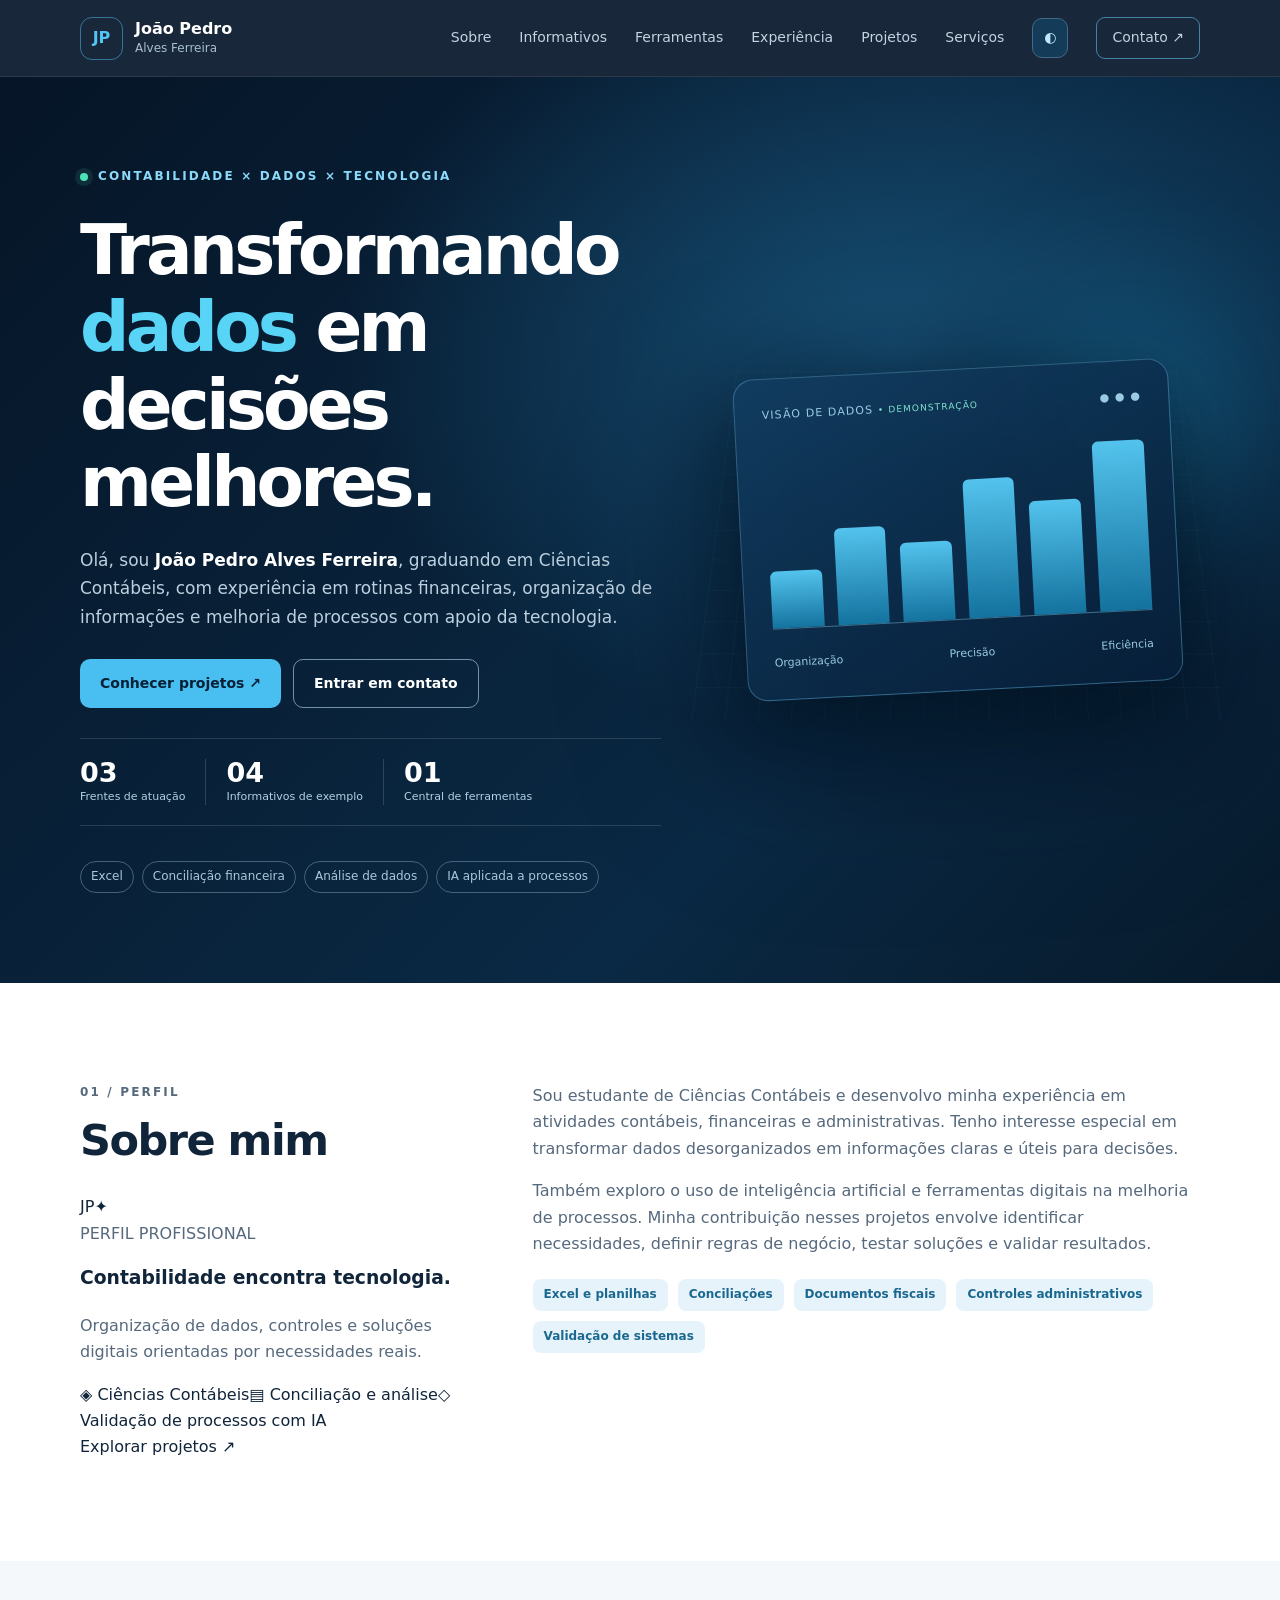
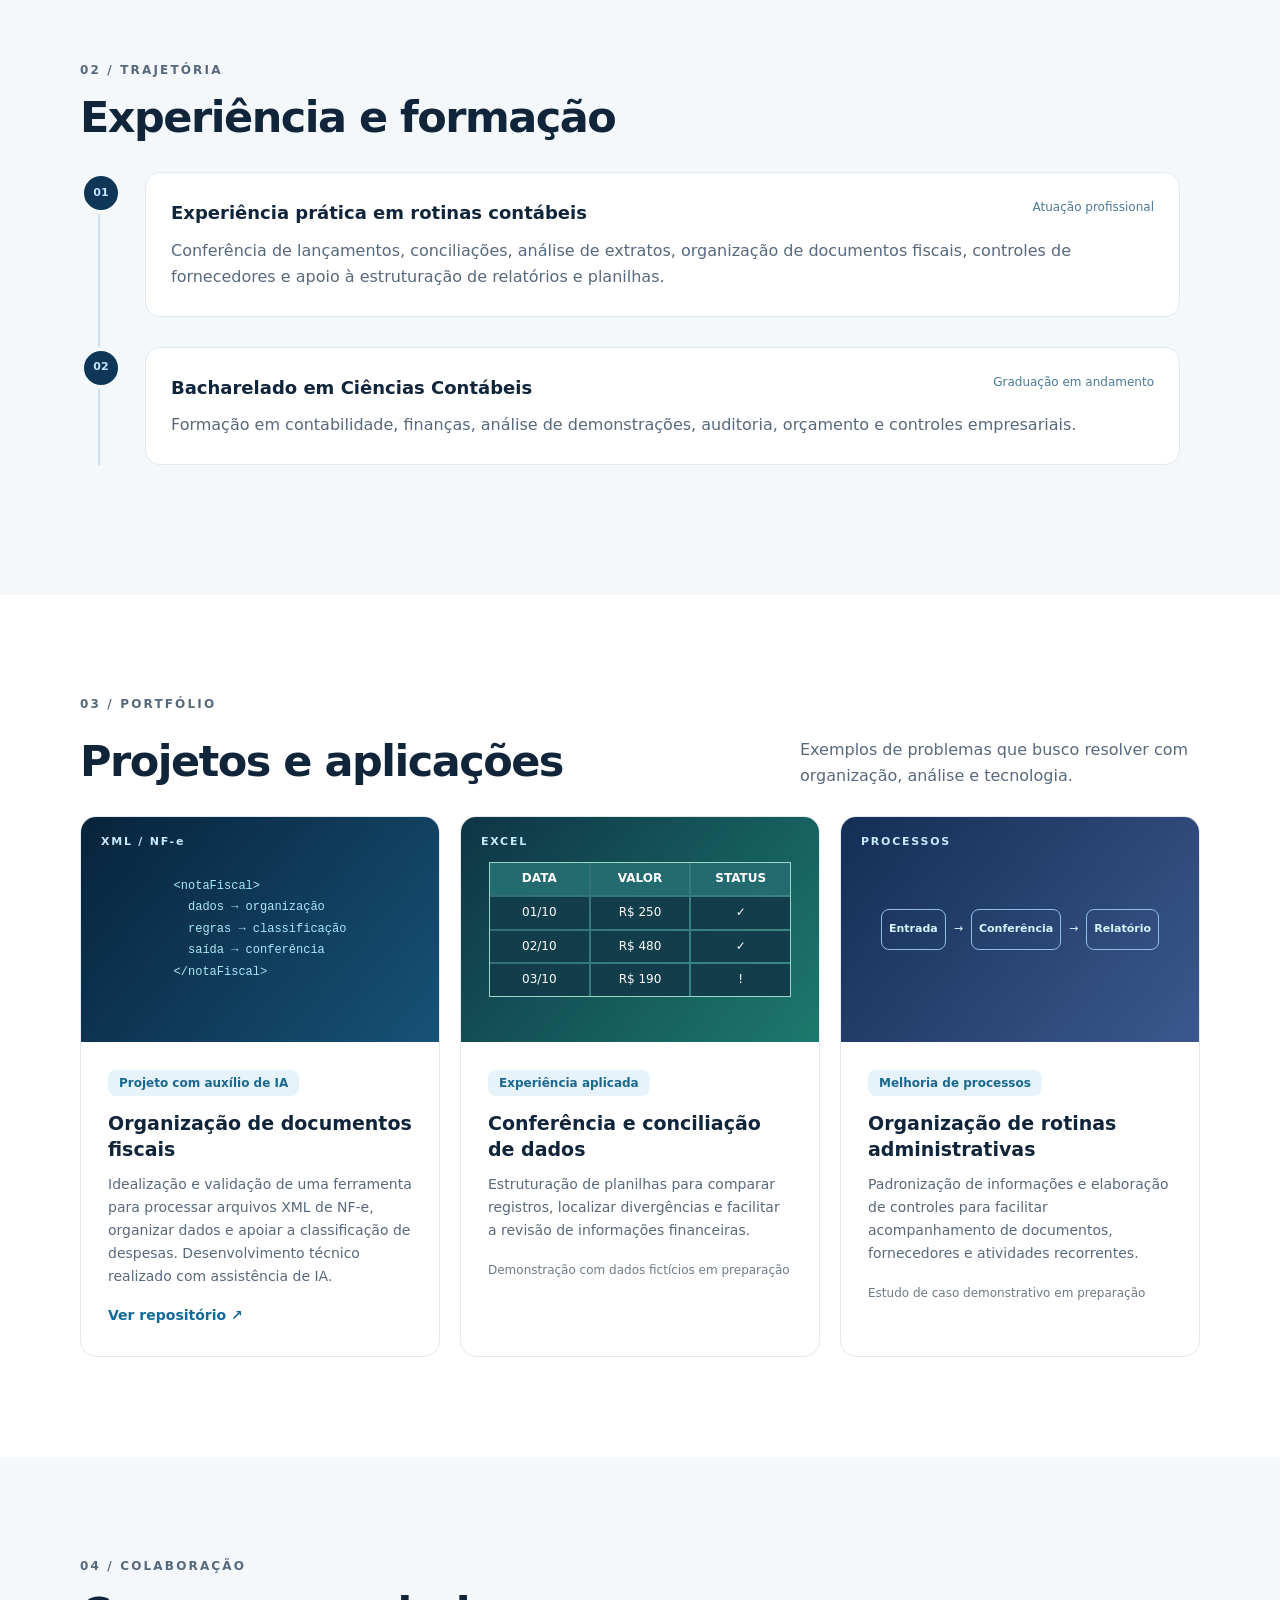
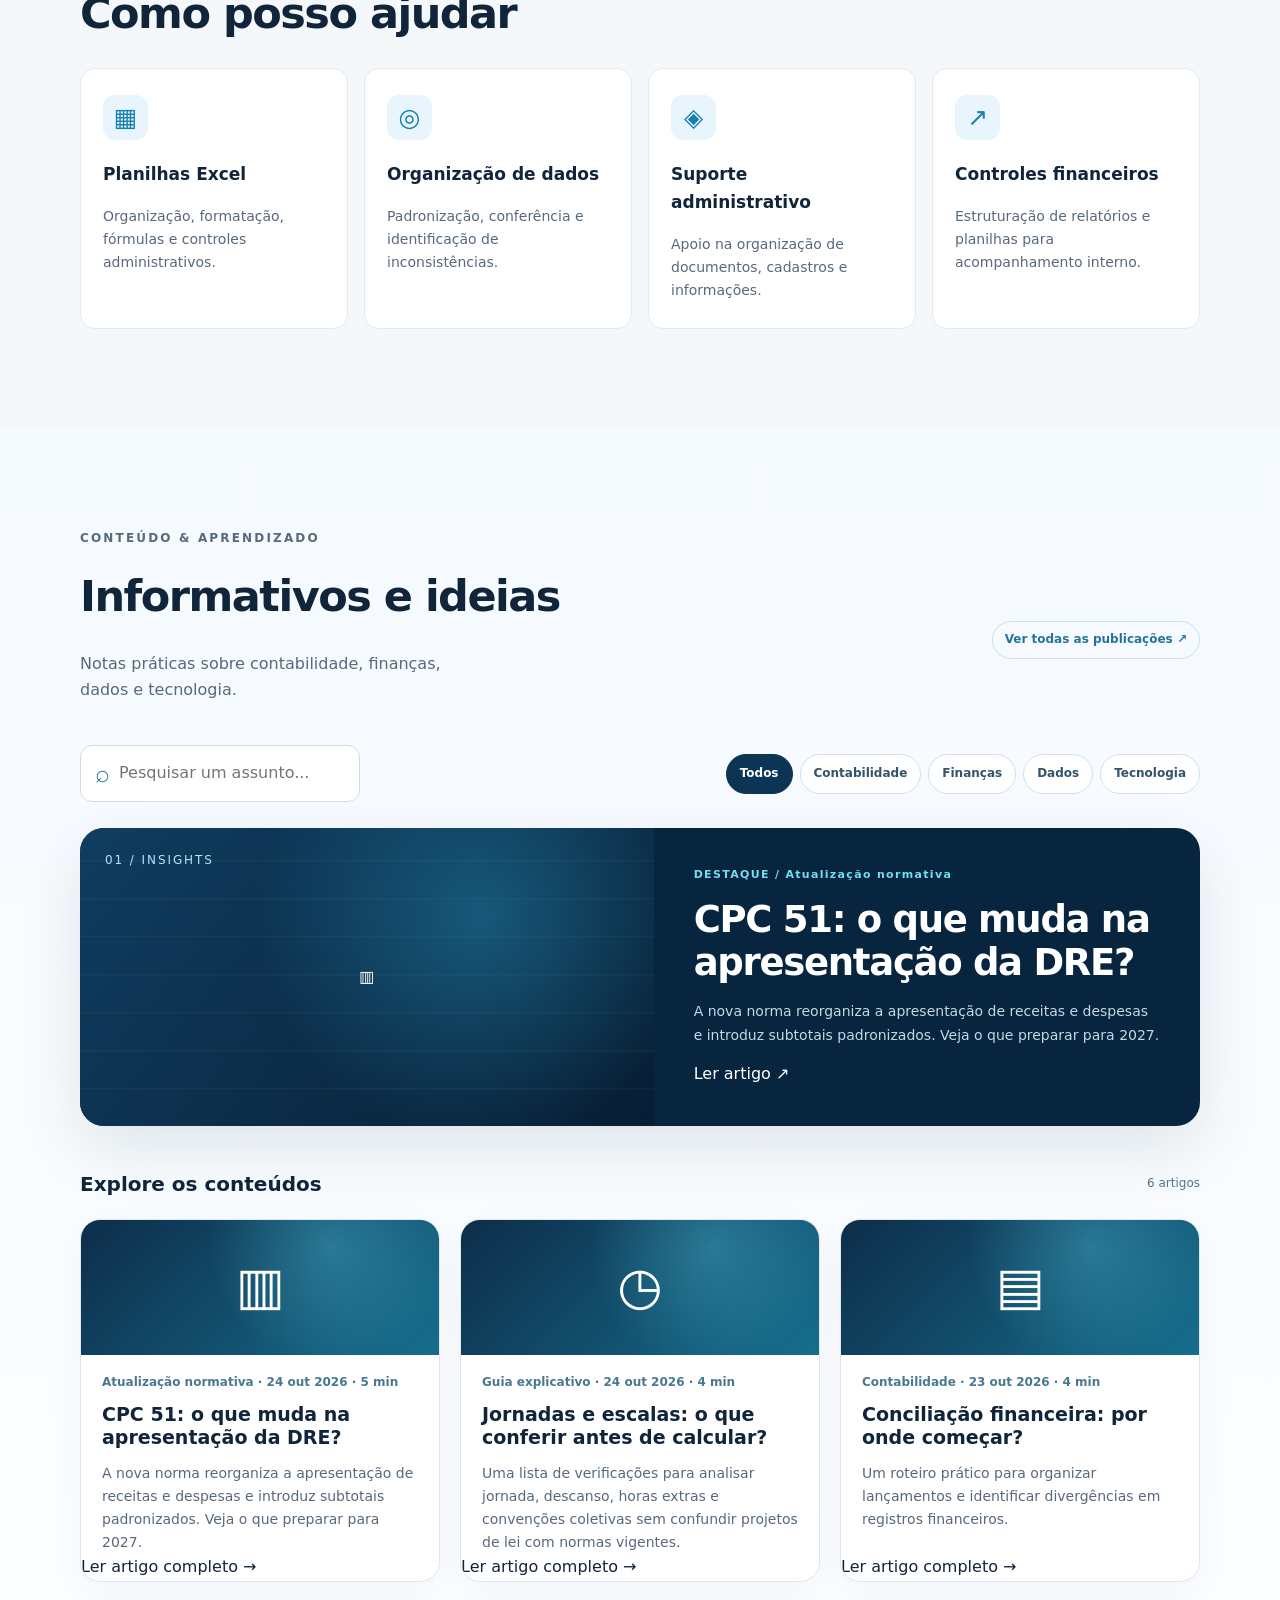
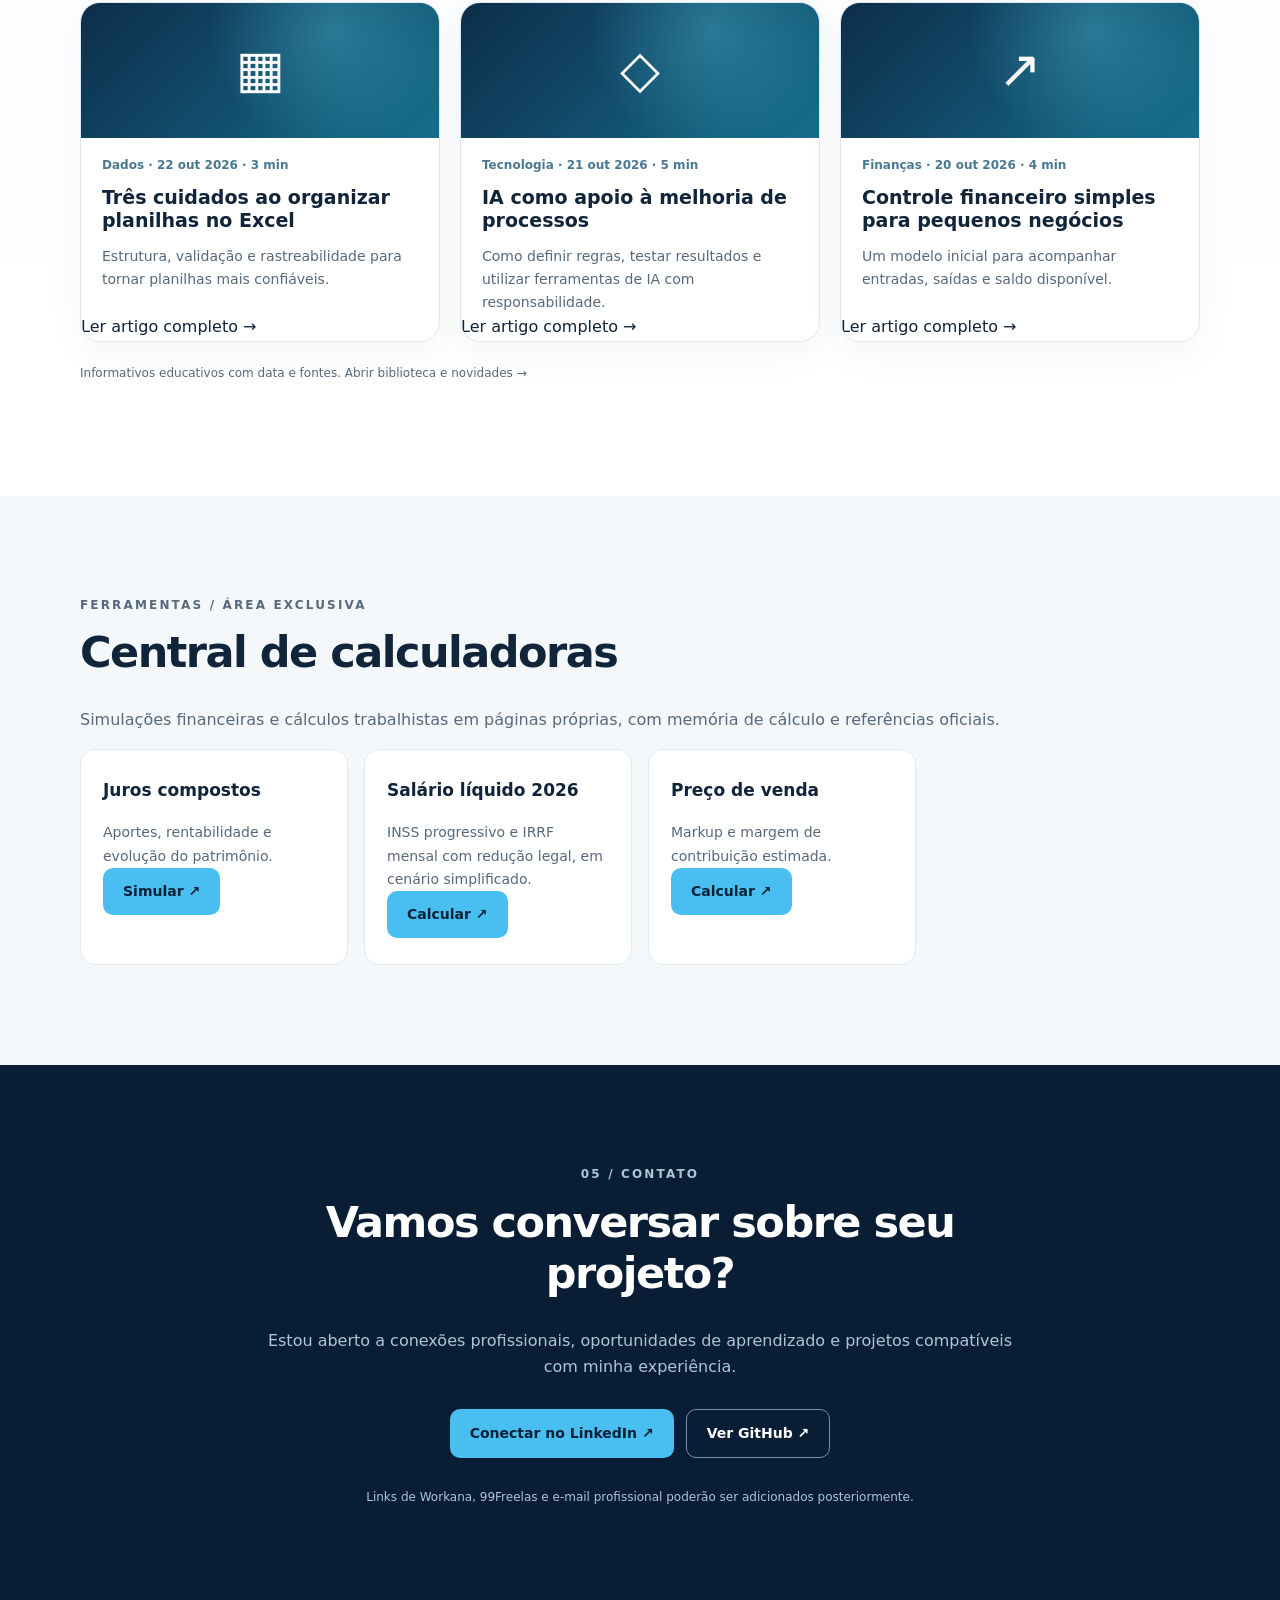
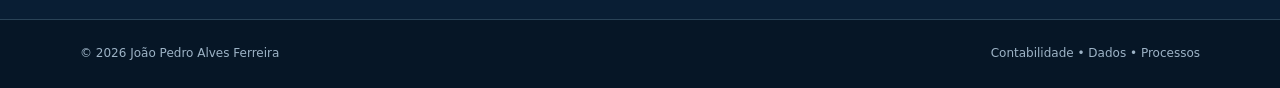
<file: index.html>
<!doctype html>
<html lang="pt-BR">
<head>
  <meta charset="utf-8">
  <meta name="viewport" content="width=device-width,initial-scale=1">
  <meta name="description" content="Portfólio de João Pedro Alves Ferreira — Ciências Contábeis, Excel, análise de dados e melhoria de processos.">
  <meta name="theme-color" content="#07172a">
  <title>João Pedro Alves Ferreira | Contabilidade, Dados e Processos</title>
  <link rel="stylesheet" href="styles.css">
  <link rel="stylesheet" href="stage21.css">
<meta property="og:title" content="João Pedro | Contabilidade, Dados e Processos">
  <meta property="og:description" content="Portfólio profissional, informativos e ferramentas financeiras interativas.">
</head>
<body>
  <a class="skip" href="#conteudo">Pular para conteúdo</a>
  <header class="site-header">
    <nav class="nav container" aria-label="Navegação principal">
      <a class="brand" href="#inicio"><span class="brand-mark">JP</span><span>João Pedro<span class="brand-sub">Alves Ferreira</span></span></a>
      <button class="menu-toggle" type="button" aria-label="Abrir menu" aria-expanded="false" aria-controls="nav-links">☰</button>
      <div id="nav-links" class="nav-links">
        <a href="#sobre">Sobre</a><a href="informativos.html">Informativos</a><a href="calculadoras.html">Ferramentas</a><a href="#experiencia">Experiência</a><a href="#projetos">Projetos</a><a href="#servicos">Serviços</a><button class="theme-toggle" type="button" aria-label="Alternar tema" title="Alternar tema">◐</button><a class="nav-contact" href="#contato">Contato ↗</a>
      </div>
    </nav>
  </header>
  <div class="reading-progress" id="reading-progress" aria-hidden="true"></div>
  <main id="conteudo">
    <section class="hero" id="inicio"><div class="container hero-grid">
      <div><div class="eyebrow"><span class="dot"></span> CONTABILIDADE × DADOS × TECNOLOGIA</div>
      <h1>Transformando <span>dados</span> em decisões melhores.</h1>
      <p class="lead">Olá, sou <strong>João Pedro Alves Ferreira</strong>, graduando em Ciências Contábeis, com experiência em rotinas financeiras, organização de informações e melhoria de processos com apoio da tecnologia.</p>
      <div class="actions"><a class="button primary" href="#projetos">Conhecer projetos ↗</a><a class="button secondary" href="#contato">Entrar em contato</a></div>
      <div class="hero-proof"><span><strong>03</strong><small>Frentes de atuação</small></span><span><strong>04</strong><small>Informativos de exemplo</small></span><span><strong>01</strong><small>Central de ferramentas</small></span></div><div class="hero-tags"><span>Excel</span><span>Conciliação financeira</span><span>Análise de dados</span><span>IA aplicada a processos</span></div>
      </div><div class="hero-art" aria-hidden="true"><div class="art-grid"></div><div class="art-card"><div class="art-top"><span>VISÃO DE DADOS <em>• DEMONSTRAÇÃO</em></span><span>● ● ●</span></div><div class="art-chart"><i style="height:32%"></i><i style="height:54%"></i><i style="height:44%"></i><i style="height:78%"></i><i style="height:64%"></i><i style="height:95%"></i></div><div class="art-bottom"><span>Organização</span><span>Precisão</span><span>Eficiência</span></div></div><div class="art-orb"></div></div>
    </div></section>
    <section class="section" id="sobre"><div class="container section-grid"><div class="about-left"><p class="kicker">01 / PERFIL</p><h2>Sobre mim</h2><div class="about-profile-card"><div class="about-monogram" aria-hidden="true">JP<span>✦</span></div><p class="about-eyebrow">PERFIL PROFISSIONAL</p><h3>Contabilidade encontra tecnologia.</h3><p>Organização de dados, controles e soluções digitais orientadas por necessidades reais.</p><div class="about-facts"><span>◈ Ciências Contábeis</span><span>▤ Conciliação e análise</span><span>◇ Validação de processos com IA</span></div><a href="#projetos" class="about-card-link">Explorar projetos ↗</a></div></div><div><p>Sou estudante de Ciências Contábeis e desenvolvo minha experiência em atividades contábeis, financeiras e administrativas. Tenho interesse especial em transformar dados desorganizados em informações claras e úteis para decisões.</p><p>Também exploro o uso de inteligência artificial e ferramentas digitais na melhoria de processos. Minha contribuição nesses projetos envolve identificar necessidades, definir regras de negócio, testar soluções e validar resultados.</p><div class="skill-list"><span>Excel e planilhas</span><span>Conciliações</span><span>Documentos fiscais</span><span>Controles administrativos</span><span>Validação de sistemas</span></div></div></div></section>
    <section class="section alt" id="experiencia"><div class="container"><p class="kicker">02 / TRAJETÓRIA</p><h2>Experiência e formação</h2><div class="timeline"><article class="timeline-item"><div class="timeline-icon">01</div><div><div class="timeline-head"><h3>Experiência prática em rotinas contábeis</h3><span>Atuação profissional</span></div><p>Conferência de lançamentos, conciliações, análise de extratos, organização de documentos fiscais, controles de fornecedores e apoio à estruturação de relatórios e planilhas.</p></div></article><article class="timeline-item"><div class="timeline-icon">02</div><div><div class="timeline-head"><h3>Bacharelado em Ciências Contábeis</h3><span>Graduação em andamento</span></div><p>Formação em contabilidade, finanças, análise de demonstrações, auditoria, orçamento e controles empresariais.</p></div></article></div></div></section>
    <section class="section" id="projetos"><div class="container"><p class="kicker">03 / PORTFÓLIO</p><div class="section-heading"><h2>Projetos e aplicações</h2><p>Exemplos de problemas que busco resolver com organização, análise e tecnologia.</p></div><div class="cards"><article class="project-card"><div class="project-visual visual-xml"><span class="visual-label">XML / NF-e</span><div class="fake-code">&lt;notaFiscal&gt;<br>&nbsp;&nbsp;dados → organização<br>&nbsp;&nbsp;regras → classificação<br>&nbsp;&nbsp;saída → conferência<br>&lt;/notaFiscal&gt;</div></div><div class="card-body"><span class="pill">Projeto com auxílio de IA</span><h3>Organização de documentos fiscais</h3><p>Idealização e validação de uma ferramenta para processar arquivos XML de NF-e, organizar dados e apoiar a classificação de despesas. Desenvolvimento técnico realizado com assistência de IA.</p><a href="https://github.com/kdsad-09/Contabil-notas-xml/" target="_blank" rel="noopener noreferrer">Ver repositório ↗</a></div></article><article class="project-card"><div class="project-visual visual-sheet"><span class="visual-label">EXCEL</span><div class="mini-sheet"><span>DATA</span><span>VALOR</span><span>STATUS</span><span>01/10</span><span>R$ 250</span><span>✓</span><span>02/10</span><span>R$ 480</span><span>✓</span><span>03/10</span><span>R$ 190</span><span>!</span></div></div><div class="card-body"><span class="pill">Experiência aplicada</span><h3>Conferência e conciliação de dados</h3><p>Estruturação de planilhas para comparar registros, localizar divergências e facilitar a revisão de informações financeiras.</p><span class="coming">Demonstração com dados fictícios em preparação</span></div></article><article class="project-card"><div class="project-visual visual-process"><span class="visual-label">PROCESSOS</span><div class="process-flow"><b>Entrada</b><em>→</em><b>Conferência</b><em>→</em><b>Relatório</b></div></div><div class="card-body"><span class="pill">Melhoria de processos</span><h3>Organização de rotinas administrativas</h3><p>Padronização de informações e elaboração de controles para facilitar acompanhamento de documentos, fornecedores e atividades recorrentes.</p><span class="coming">Estudo de caso demonstrativo em preparação</span></div></article></div></div></section>
    <section class="section alt" id="servicos"><div class="container"><p class="kicker">04 / COLABORAÇÃO</p><h2>Como posso ajudar</h2><div class="service-grid"><div><span class="service-icon">▦</span><h3>Planilhas Excel</h3><p>Organização, formatação, fórmulas e controles administrativos.</p></div><div><span class="service-icon">◎</span><h3>Organização de dados</h3><p>Padronização, conferência e identificação de inconsistências.</p></div><div><span class="service-icon">◈</span><h3>Suporte administrativo</h3><p>Apoio na organização de documentos, cadastros e informações.</p></div><div><span class="service-icon">↗</span><h3>Controles financeiros</h3><p>Estruturação de relatórios e planilhas para acompanhamento interno.</p></div></div></div></section>

    <section class="section editorial" id="informativos"><div class="container">
      <p class="kicker">CONTEÚDO & APRENDIZADO</p><div class="section-heading"><div><h2>Informativos e ideias</h2><p>Notas práticas sobre contabilidade, finanças, dados e tecnologia.</p></div><a class="editorial-label" href="informativos.html">Ver todas as publicações ↗</a></div>
      <div class="feed-controls"><label class="search-wrap"><span aria-hidden="true">⌕</span><input id="article-search" type="search" placeholder="Pesquisar um assunto..." aria-label="Pesquisar artigos"></label><div class="filter-group" role="group" aria-label="Filtrar artigos"><button class="filter active" data-filter="Todos" aria-pressed="true">Todos</button><button class="filter" data-filter="Contabilidade" aria-pressed="false">Contabilidade</button><button class="filter" data-filter="Finanças" aria-pressed="false">Finanças</button><button class="filter" data-filter="Dados" aria-pressed="false">Dados</button><button class="filter" data-filter="Tecnologia" aria-pressed="false">Tecnologia</button></div></div>
      <div id="featured-article" class="featured-article"></div><div class="feed-subheading"><h3>Explore os conteúdos</h3><span id="article-count" aria-live="polite"></span></div><div id="article-grid" class="article-grid" aria-live="polite"></div><p class="feed-note">Informativos educativos com data e fontes. <a href="informativos.html">Abrir biblioteca e novidades →</a></p>
    </div></section>
    <section class="section alt" id="ferramentas"><div class="container"><p class="kicker">FERRAMENTAS / ÁREA EXCLUSIVA</p><h2>Central de calculadoras</h2><p>Simulações financeiras e cálculos trabalhistas em páginas próprias, com memória de cálculo e referências oficiais.</p><div class="service-grid"><div><h3>Juros compostos</h3><p>Aportes, rentabilidade e evolução do patrimônio.</p><a class="button primary" href="calculadoras.html?tool=juros">Simular ↗</a></div><div><h3>Salário líquido 2026</h3><p>INSS progressivo e IRRF mensal com redução legal, em cenário simplificado.</p><a class="button primary" href="calculadoras.html?tool=salario">Calcular ↗</a></div><div><h3>Preço de venda</h3><p>Markup e margem de contribuição estimada.</p><a class="button primary" href="calculadoras.html?tool=preco">Calcular ↗</a></div></div></div></section>
    <dialog id="article-dialog" class="article-dialog" aria-labelledby="dialog-title"><div class="dialog-header"><span id="dialog-category" class="pill"></span><button id="close-dialog" type="button" aria-label="Fechar artigo">✕</button></div><h2 id="dialog-title"></h2><p id="dialog-meta" class="dialog-meta"></p><div id="dialog-body"></div><button class="share-button" id="copy-article" type="button">Copiar link do artigo</button></dialog>
    <section class="section contact" id="contato"><div class="container contact-box"><p class="kicker">05 / CONTATO</p><h2>Vamos conversar sobre seu projeto?</h2><p>Estou aberto a conexões profissionais, oportunidades de aprendizado e projetos compatíveis com minha experiência.</p><div class="actions"><a class="button primary" href="https://www.linkedin.com/in/jo%C3%A3o-pedro-alves-ferreira-91ab61225/" target="_blank" rel="noopener noreferrer">Conectar no LinkedIn ↗</a><a class="button secondary" href="https://github.com/kdsad-09" target="_blank" rel="noopener noreferrer">Ver GitHub ↗</a></div><p class="contact-note">Links de Workana, 99Freelas e e-mail profissional poderão ser adicionados posteriormente.</p></div></section>
  </main>
  <footer><div class="container footer-inner"><span>© <span id="year"></span> João Pedro Alves Ferreira</span><span>Contabilidade • Dados • Processos</span></div></footer>
  <script src="articles.js"></script>
  <script src="main-v3.js"></script>
</body></html>
</file>
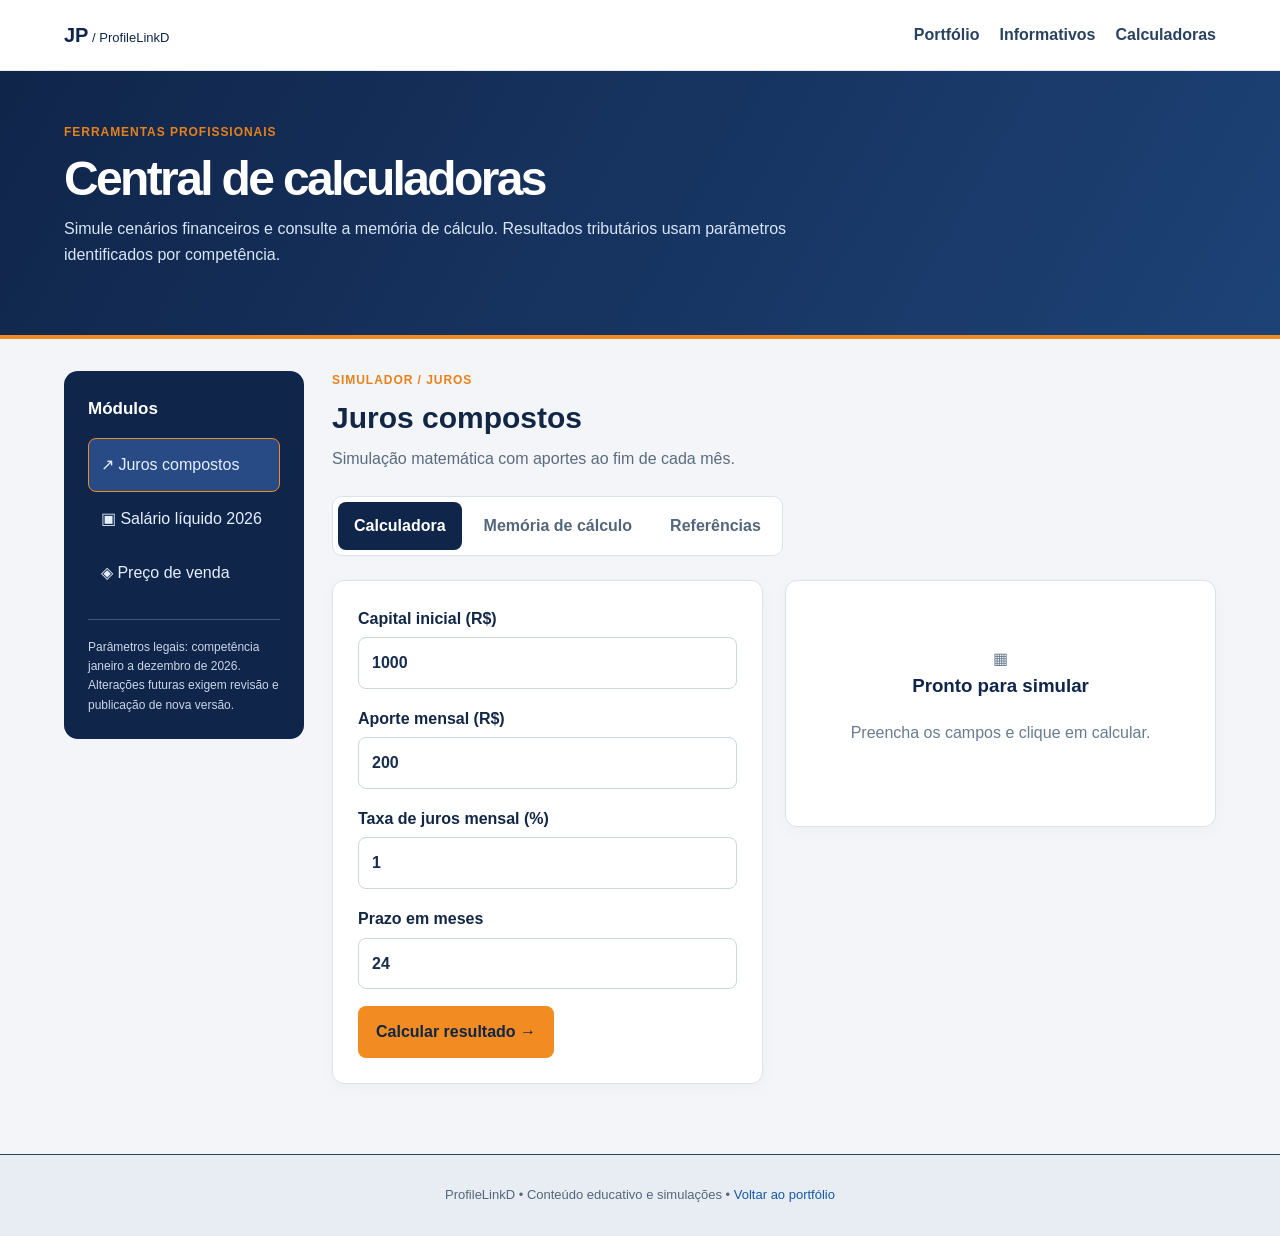
<file: calculadoras.html>
<!doctype html><html lang="pt-BR"><head><meta charset="utf-8"><meta name="viewport" content="width=device-width,initial-scale=1"><meta name="theme-color" content="#10254a"><link rel="stylesheet" href="styles.css"><link rel="stylesheet" href="stage21.css"><link rel="stylesheet" href="v3.css"><link rel="stylesheet" href="v31.css"><title>Central de calculadoras | ProfileLinkD</title></head><body class="v3-page"><header class="v3-top"><div class="v3-top-inner"><a class="v3-logo" href="index.html">JP<span> / ProfileLinkD</span></a><nav aria-label="Navegação"><a href="index.html">Portfólio</a><a href="informativos.html">Informativos</a><a href="calculadoras.html">Calculadoras</a></nav></div></header><div class="v3-hero"><div class="v3-shell"><span class="v3-overline">FERRAMENTAS PROFISSIONAIS</span><h1>Central de calculadoras</h1><p>Simule cenários financeiros e consulte a memória de cálculo. Resultados tributários usam parâmetros identificados por competência.</p></div></div><div class="v3-shell v3-layout"><aside class="v3-side"><h2>Módulos</h2><button data-tool="juros">↗ Juros compostos</button><button data-tool="salario">▣ Salário líquido 2026</button><button data-tool="preco">◈ Preço de venda</button><div class="v3-aside-note">Parâmetros legais: competência janeiro a dezembro de 2026. Alterações futuras exigem revisão e publicação de nova versão.</div></aside><main class="v3-main"><div id="tool-heading"></div><div class="v3-tabs"><button class="v3-tab active" data-tab="calcular">Calculadora</button><button class="v3-tab" data-tab="memoria">Memória de cálculo</button><button class="v3-tab" data-tab="referencia">Referências</button></div><section id="panel-calcular" class="v3-panel"><div class="v3-two"><form id="calc-form" class="v3-card"><div id="calc-fields"></div><button class="v3-action" type="submit">Calcular resultado →</button></form><div id="calc-output" class="v3-card v3-result" aria-live="polite"><div class="v3-placeholder">▦<h3>Informe os dados e clique em calcular</h3><p>O resultado detalhado aparecerá aqui.</p></div></div></div></section><section id="panel-memoria" class="v3-panel" hidden><div class="v3-card" id="calc-memory">Realize um cálculo para consultar a memória.</div></section><section id="panel-referencia" class="v3-panel" hidden><div class="v3-card" id="calc-refs"></div></section></main></div><footer class="v3-footer">ProfileLinkD • Conteúdo educativo e simulações • <a href="index.html">Voltar ao portfólio</a></footer><script src="calculadoras.js"></script></body></html>
</file>
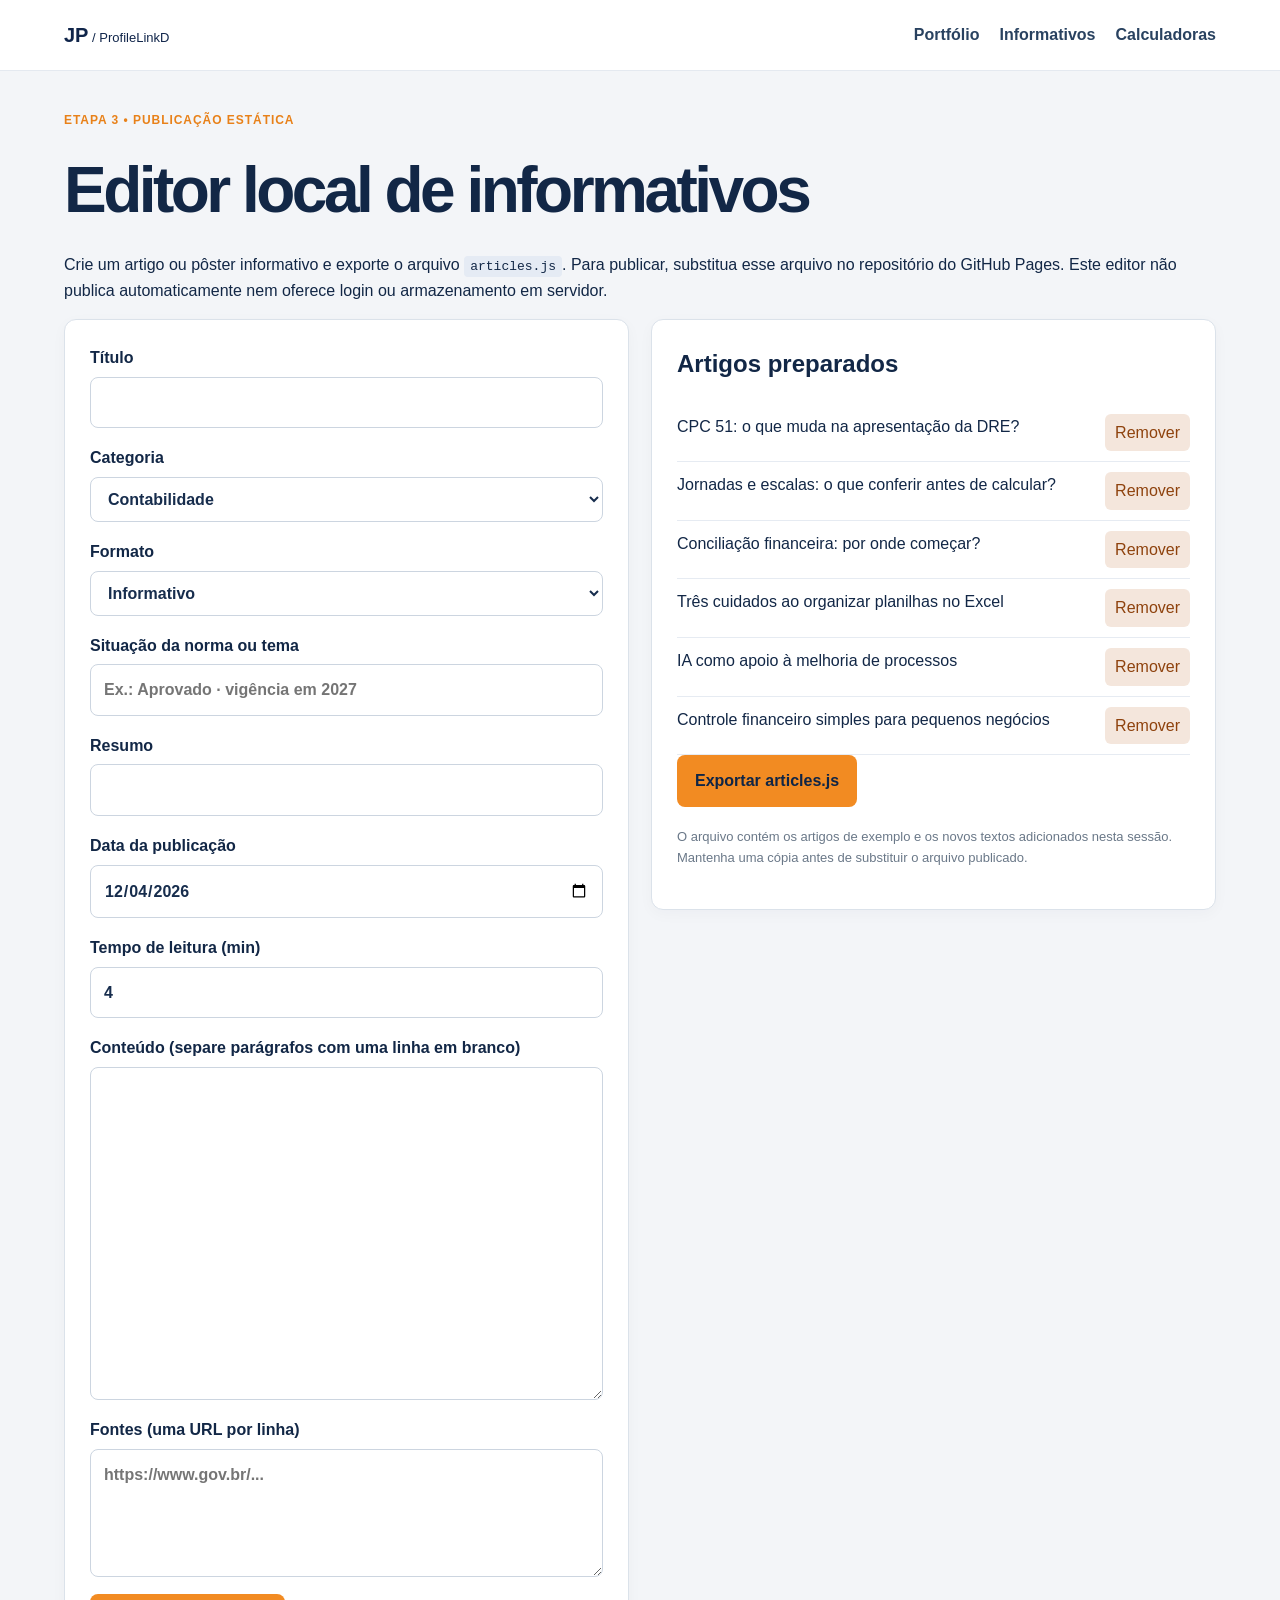
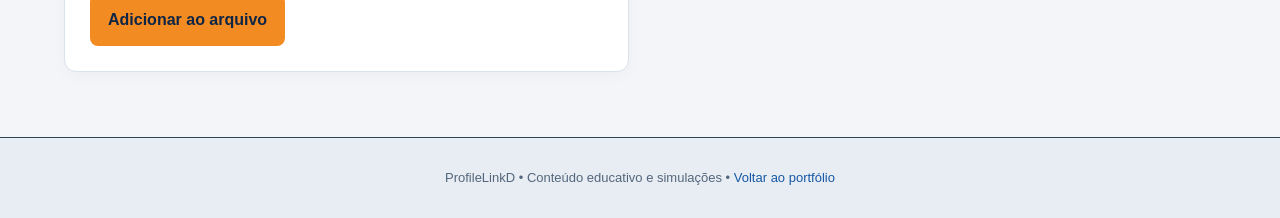
<file: editor.html>
<!doctype html><html lang="pt-BR"><head><meta charset="utf-8"><meta name="viewport" content="width=device-width,initial-scale=1"><meta name="theme-color" content="#10254a"><link rel="stylesheet" href="styles.css"><link rel="stylesheet" href="stage21.css"><link rel="stylesheet" href="v3.css"><link rel="stylesheet" href="v31.css"><title>Editor local | ProfileLinkD</title></head><body class="v3-page"><header class="v3-top"><div class="v3-top-inner"><a class="v3-logo" href="index.html">JP<span> / ProfileLinkD</span></a><nav aria-label="Navegação"><a href="index.html">Portfólio</a><a href="informativos.html">Informativos</a><a href="calculadoras.html">Calculadoras</a></nav></div></header><main class="v3-shell v3-content"><span class="v3-overline">ETAPA 3 • PUBLICAÇÃO ESTÁTICA</span><h1>Editor local de informativos</h1><p>Crie um artigo ou pôster informativo e exporte o arquivo <code>articles.js</code>. Para publicar, substitua esse arquivo no repositório do GitHub Pages. Este editor não publica automaticamente nem oferece login ou armazenamento em servidor.</p><div class="v3-two"><form id="editor-form" class="v3-card"><label>Título<input name="title" required maxlength="120"></label><label>Categoria<select name="category"><option>Contabilidade</option><option>Finanças</option><option>Dados</option><option>Tecnologia</option><option>Trabalho</option></select></label><label>Formato<select name="type"><option>Informativo</option><option>Atualização normativa</option><option>Guia explicativo</option><option>Novidade</option><option>Alerta</option></select></label><label>Situação da norma ou tema<input name="status" maxlength="110" placeholder="Ex.: Aprovado · vigência em 2027"></label><label>Resumo<input name="excerpt" required maxlength="240"></label><label>Data da publicação<input name="date" type="date" required></label><label>Tempo de leitura (min)<input name="read" type="number" min="1" max="60" value="4" required></label><label>Conteúdo (separe parágrafos com uma linha em branco)<textarea name="body" rows="12" required></textarea></label><label>Fontes (uma URL por linha)<textarea name="sources" rows="4" placeholder="https://www.gov.br/..."></textarea></label><button class="v3-action" type="submit">Adicionar ao arquivo</button></form><div class="v3-card"><h2>Artigos preparados</h2><div id="editor-items"></div><button class="v3-action" id="download-articles" type="button">Exportar articles.js</button><p class="v3-muted">O arquivo contém os artigos de exemplo e os novos textos adicionados nesta sessão. Mantenha uma cópia antes de substituir o arquivo publicado.</p><p id="editor-message" aria-live="polite"></p></div></div></main><footer class="v3-footer">ProfileLinkD • Conteúdo educativo e simulações • <a href="index.html">Voltar ao portfólio</a></footer><script src="articles.js"></script><script src="editor.js"></script></body></html>
</file>
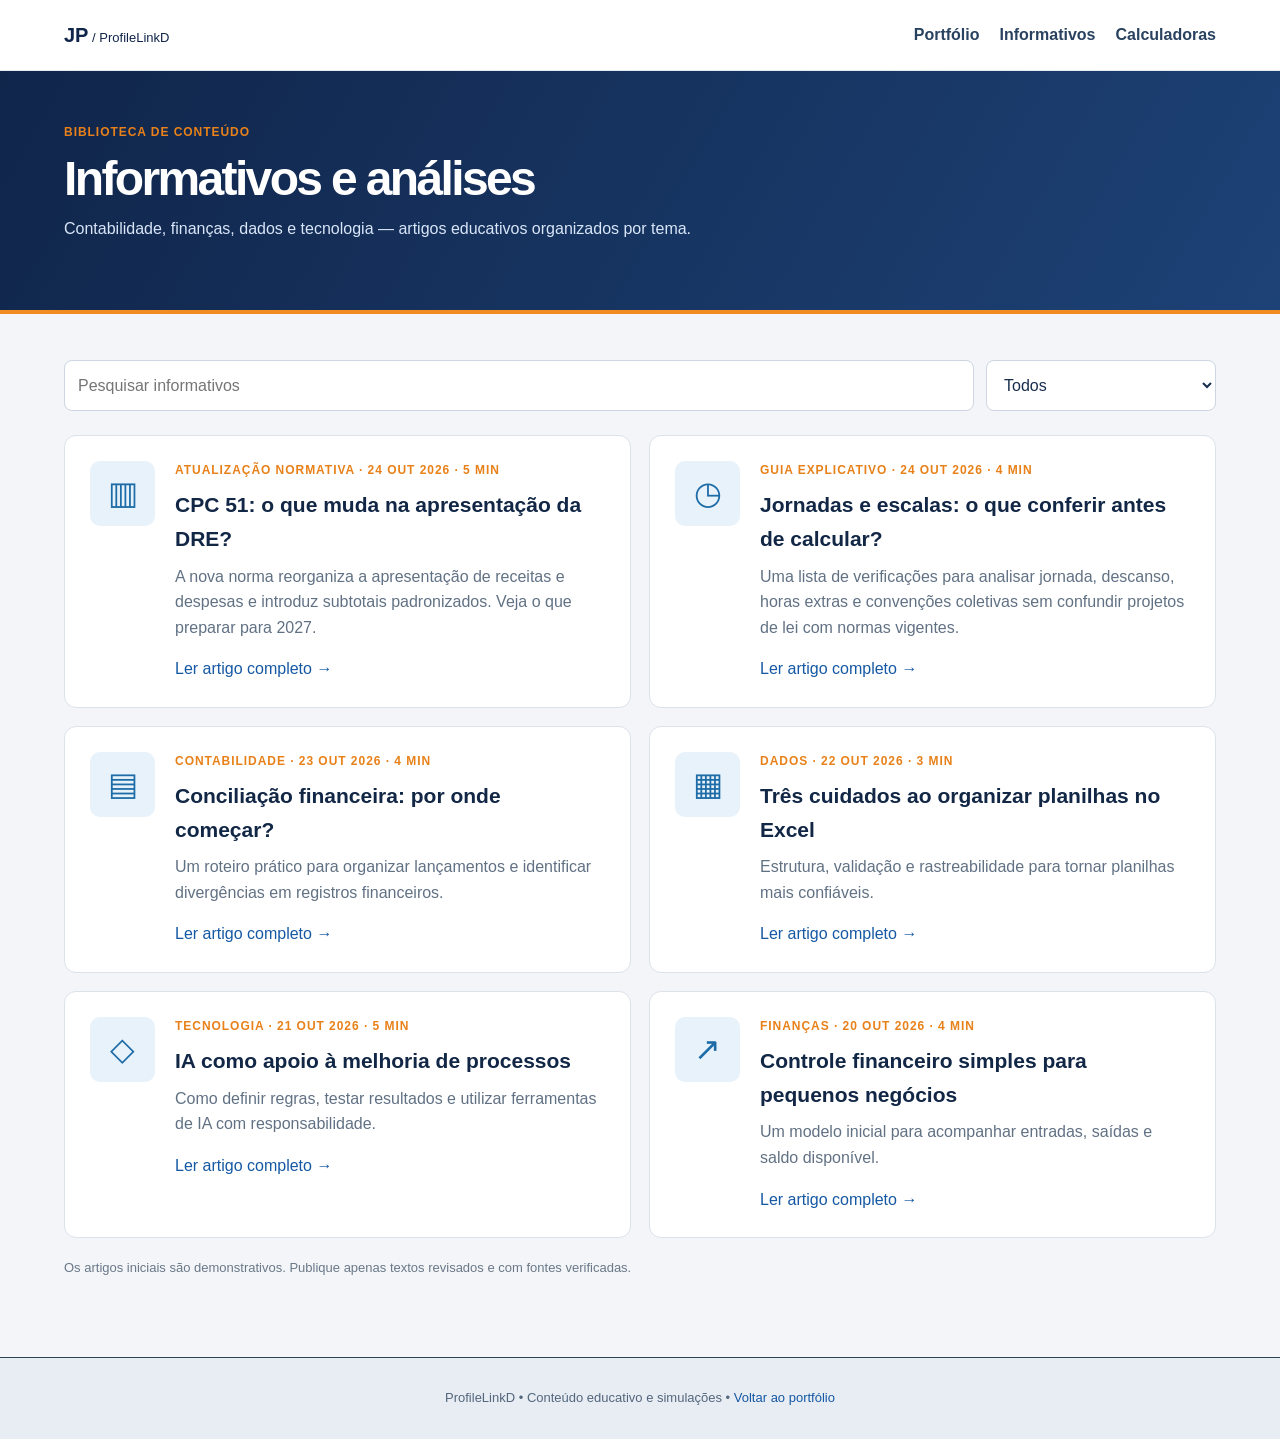
<file: informativos.html>
<!doctype html><html lang="pt-BR"><head><meta charset="utf-8"><meta name="viewport" content="width=device-width,initial-scale=1"><meta name="theme-color" content="#10254a"><link rel="stylesheet" href="styles.css"><link rel="stylesheet" href="stage21.css"><link rel="stylesheet" href="v3.css"><link rel="stylesheet" href="v31.css"><title>Informativos | ProfileLinkD</title></head><body class="v3-page"><header class="v3-top"><div class="v3-top-inner"><a class="v3-logo" href="index.html">JP<span> / ProfileLinkD</span></a><nav aria-label="Navegação"><a href="index.html">Portfólio</a><a href="informativos.html">Informativos</a><a href="calculadoras.html">Calculadoras</a></nav></div></header><div class="v3-hero"><div class="v3-shell"><span class="v3-overline">BIBLIOTECA DE CONTEÚDO</span><h1>Informativos e análises</h1><p>Contabilidade, finanças, dados e tecnologia — artigos educativos organizados por tema.</p></div></div><main class="v3-shell v3-content"><div class="v3-toolbar"><input id="search-post" type="search" placeholder="Pesquisar informativos" aria-label="Pesquisar informativos"><select id="category-post" aria-label="Filtrar categoria"><option>Todos</option><option>Contabilidade</option><option>Finanças</option><option>Dados</option><option>Tecnologia</option><option>Trabalho</option></select></div><div id="posts-list" class="v3-posts"></div><p class="v3-muted">Os artigos iniciais são demonstrativos. Publique apenas textos revisados e com fontes verificadas.</p></main><footer class="v3-footer">ProfileLinkD • Conteúdo educativo e simulações • <a href="index.html">Voltar ao portfólio</a></footer><script src="articles.js"></script><script src="publicacoes.js"></script></body></html>
</file>
<file: styles.css>
:root{--bg:#07172a;--navy:#0c2037;--panel:#102a45;--cyan:#52c5f4;--text:#10243a;--muted:#56697d;--line:#e2e9ef;--light:#f4f8fb}*{box-sizing:border-box}html{scroll-behavior:smooth}body{margin:0;font-family:Inter,system-ui,-apple-system,'Segoe UI',sans-serif;color:var(--text);line-height:1.65}a{color:inherit;text-decoration:none}button{font:inherit}.container{width:min(1120px,calc(100% - 44px));margin:auto}.skip{position:absolute;top:-100px;left:12px;background:white;padding:10px;z-index:99}.skip:focus{top:10px}.site-header{position:sticky;top:0;z-index:20;background:rgba(7,23,42,.96);backdrop-filter:blur(15px);border-bottom:1px solid #ffffff16}.nav{min-height:76px;display:flex;align-items:center;justify-content:space-between;gap:20px}.brand{display:flex;gap:12px;align-items:center;color:white;font-weight:750;line-height:1.15}.brand-mark{display:grid;place-items:center;width:43px;height:43px;border:1px solid #52c5f480;border-radius:12px;color:var(--cyan)}.brand-sub{display:block;font-size:12px;font-weight:400;color:#a9c0d3;margin-top:4px}.nav-links{display:flex;align-items:center;gap:28px;color:#c3d3e2;font-size:14px}.nav-links a:hover,.nav-links a:focus-visible{color:var(--cyan)}.nav-contact{border:1px solid #4283a4;border-radius:9px;padding:8px 15px}.menu-toggle{display:none;color:white;background:none;border:1px solid #587189;border-radius:8px;padding:5px 12px;font-size:22px}.hero{background:radial-gradient(ellipse at 90% 30%,#123e5f 0%,transparent 48%),linear-gradient(130deg,#07172a,#0b2642);color:white;overflow:hidden}.hero-grid{display:grid;grid-template-columns:1.2fr 1fr;align-items:center;gap:55px;min-height:590px;padding-block:90px}.eyebrow,.kicker{font-size:12px;font-weight:800;letter-spacing:.18em;text-transform:uppercase;color:#3d91bd}.eyebrow{display:flex;align-items:center;color:#8bdafa}.dot{width:8px;height:8px;border-radius:50%;background:#4de4b5;display:inline-block;margin-right:10px;box-shadow:0 0 0 5px #4de4b51a}h1,h2,h3,p{margin-top:0}h1{font-size:clamp(42px,5vw,68px);letter-spacing:-.055em;line-height:1.12;margin:25px 0}h1 span{color:var(--cyan)}.lead{font-size:17px;color:#bcd0df;max-width:610px}.lead strong{color:white}.actions{display:flex;flex-wrap:wrap;gap:12px;margin-top:28px}.button{display:inline-flex;align-items:center;justify-content:center;padding:12px 20px;border-radius:10px;font-weight:700;font-size:14px;transition:transform .2s}.button:hover{transform:translateY(-2px)}.primary{background:#49bff1;color:#062036}.secondary{border:1px solid #7192aa;color:white}.hero-tags{display:flex;gap:8px;flex-wrap:wrap;margin-top:35px}.hero-tags span{font-size:12px;padding:5px 10px;border-radius:30px;border:1px solid #44627b;color:#a9c8dc}.hero-art{height:360px;position:relative;display:grid;place-items:center}.art-grid{position:absolute;inset:0;background-image:linear-gradient(#62c9f00c 1px,transparent 1px),linear-gradient(90deg,#62c9f00c 1px,transparent 1px);background-size:30px 30px;transform:perspective(500px) rotateX(15deg)}.art-card{position:relative;z-index:2;width:90%;background:linear-gradient(135deg,#183e5c,#10253c);border:1px solid #4bb3e255;border-radius:20px;padding:27px;box-shadow:0 30px 65px #0008;transform:rotate(-3deg)}.art-top,.art-bottom{display:flex;justify-content:space-between;gap:10px;font-size:11px;letter-spacing:.1em;color:#99cbe2}.art-chart{height:180px;display:flex;align-items:end;justify-content:space-around;gap:14px;border-bottom:1px solid #416f8b;margin:25px 0}.art-chart i{display:block;flex:1;background:linear-gradient(#5bd4ff,#157ba9);border-radius:6px 6px 0 0;opacity:.9}.art-bottom{letter-spacing:0}.art-orb{position:absolute;right:-10%;top:-15%;width:220px;height:220px;border-radius:50%;background:#1f9bcb44;filter:blur(55px)}.section{padding:100px 0;scroll-margin-top:76px}.alt{background:var(--light)}.section-grid{display:grid;grid-template-columns:1fr 1.7fr;gap:60px}.section h2{font-size:clamp(30px,3.5vw,43px);letter-spacing:-.035em;line-height:1.2;margin:10px 0 28px}.section p{color:var(--muted)}.skill-list{display:flex;gap:10px;flex-wrap:wrap;margin-top:22px}.skill-list span,.pill{padding:6px 11px;border-radius:8px;background:#e7f3fa;color:#1a688f;font-size:12px;font-weight:700}.timeline{border-left:2px solid #cde0ec;margin-left:18px}.timeline-item{display:flex;gap:23px;position:relative;margin:0 0 30px;transform:translateX(-20px)}.timeline-icon{background:#0e3656;color:#bde9fc;border:4px solid var(--light);min-width:42px;height:42px;border-radius:50%;display:grid;place-items:center;font-size:11px;font-weight:800}.timeline-item>div:last-child{background:white;border:1px solid var(--line);padding:25px;border-radius:15px;flex:1}.timeline-item p{margin-bottom:0}.timeline-head{display:flex;justify-content:space-between;gap:20px;align-items:start}.timeline-head h3{font-size:18px;margin-bottom:10px}.timeline-head span{color:#497a95;font-size:12px;white-space:nowrap}.section-heading{display:flex;justify-content:space-between;gap:40px;align-items:center}.section-heading p{max-width:400px}.cards{display:grid;grid-template-columns:repeat(3,1fr);gap:20px}.project-card{border:1px solid var(--line);border-radius:16px;overflow:hidden;background:white;display:flex;flex-direction:column}.project-visual{height:200px;padding:20px;position:relative;display:flex;align-items:center;justify-content:center;overflow:hidden}.visual-xml{background:linear-gradient(130deg,#08233b,#165277)}.visual-sheet{background:linear-gradient(130deg,#0e3545,#1c796e)}.visual-process{background:linear-gradient(130deg,#152e56,#3c588d)}.visual-label{position:absolute;left:20px;top:16px;color:#c6eaff;font-size:11px;font-weight:800;letter-spacing:.16em}.fake-code{font-family:monospace;color:#a9e8fa;line-height:1.8;font-size:12px}.mini-sheet{display:grid;grid-template-columns:repeat(3,1fr);width:95%;gap:2px;background:#87d1c64a;border:1px solid #9cd6cb;color:white;font-size:12px;text-align:center}.mini-sheet span{background:#123e4c;padding:6px 2px}.mini-sheet span:nth-child(-n+3){background:#246b70;font-weight:700}.process-flow{display:flex;align-items:center;gap:8px;color:#d7f1ff;font-size:11px}.process-flow b{border:1px solid #91bce6;border-radius:8px;padding:10px 7px}.process-flow em{font-style:normal}.card-body{padding:24px;flex:1}.card-body h3{font-size:19px;line-height:1.35;margin:16px 0 10px}.card-body p{font-size:14px}.card-body a{font-weight:700;color:#116a9a;font-size:14px}.coming{font-size:12px;color:#6b7b88}.service-grid{display:grid;grid-template-columns:repeat(4,1fr);gap:16px}.service-grid>div{background:white;border:1px solid var(--line);padding:26px 22px;border-radius:15px}.service-icon{display:grid;place-items:center;width:45px;height:45px;background:#e8f5fc;color:#187fae;border-radius:12px;font-size:25px;margin-bottom:20px}.service-grid h3{font-size:17px}.service-grid p{font-size:14px;margin:0}.contact{background:#091e34}.contact-box{max-width:780px;text-align:center}.contact h2{color:white}.contact p{color:#aec5d7}.contact .actions{justify-content:center}.contact-note{font-size:12px;margin-top:30px}footer{background:#061626;border-top:1px solid #2a4357;color:#9db3c6;font-size:12px}.footer-inner{display:flex;justify-content:space-between;gap:20px;padding:24px 0}@media(max-width:900px){.hero-grid{grid-template-columns:1fr;gap:0;padding-block:70px}.hero-art{height:280px;max-width:550px;width:100%;margin:auto}.cards{grid-template-columns:repeat(2,1fr)}.service-grid{grid-template-columns:repeat(2,1fr)}.section-grid{grid-template-columns:1fr;gap:10px}}@media(max-width:640px){.container{width:min(100% - 32px,1120px)}.nav{min-height:68px}.menu-toggle{display:block}.nav-links{display:none;position:absolute;top:68px;left:0;right:0;padding:20px;background:#07172a;flex-direction:column;align-items:stretch;gap:14px}.nav-links.open{display:flex}.nav-contact{text-align:center}.hero-grid{padding-block:58px}.hero-art{height:230px}.art-card{padding:18px}.art-chart{height:105px}.art-bottom{font-size:9px}.section{padding:65px 0}.section-heading{display:block}.cards,.service-grid{grid-template-columns:1fr}.timeline-head{display:block}.timeline-head span{display:block;margin-bottom:12px}.footer-inner{flex-direction:column;text-align:center;gap:5px}.process-flow{font-size:10px}}
/* ProfileLinkD 2.0 — editorial UX */
:root{--paper:#fff;--ink:#10243a;--tile:#f4f8fb}body{background:var(--paper);color:var(--ink)}.theme-toggle{background:#143b57;border:1px solid #426987;color:#bfe9ff;padding:7px 11px;border-radius:10px;cursor:pointer}.editorial{background:linear-gradient(180deg,#fff,#f5f9fd)}.editorial-label{border:1px solid #c8e2ef;color:#25739b;padding:8px 12px;border-radius:40px;font-size:12px;font-weight:700}.feed-controls{display:flex;flex-wrap:wrap;gap:18px;justify-content:space-between;align-items:center;margin:26px 0}.search-wrap{display:flex;align-items:center;gap:9px;border:1px solid #cddde8;border-radius:12px;background:#fff;padding:0 14px;min-width:min(100%,280px)}.search-wrap span{font-size:25px;color:#367a9c}.search-wrap input{border:0;outline:0;padding:14px 0;min-width:0;width:100%;font:inherit;background:transparent;color:#142e44}.filter-group{display:flex;gap:7px;flex-wrap:wrap}.filter{border:1px solid #d0e1eb;border-radius:30px;padding:9px 13px;background:#fff;color:#31536b;cursor:pointer;font-weight:650;font-size:12px}.filter.active,.filter:hover{background:#0c3454;color:white;border-color:#0c3454}.article-grid{display:grid;grid-template-columns:repeat(2,minmax(0,1fr));gap:20px}.article-card{border:1px solid #dce7ef;background:#fff;border-radius:20px;padding:25px;box-shadow:0 12px 40px #1739560a;transition:transform .2s,box-shadow .2s;display:flex;flex-direction:column;gap:12px}.article-card:hover{transform:translateY(-4px);box-shadow:0 16px 40px #17395618}.article-card .article-icon{width:54px;height:54px;display:grid;place-items:center;background:linear-gradient(145deg,#0d3b61,#177db0);border-radius:15px;color:white;font-size:28px}.article-card .article-topline{font-size:12px;color:#497991;font-weight:700}.article-card h3{font-size:22px;line-height:1.25;margin:0}.article-card p{font-size:14px;margin:0;flex:1}.article-card button{align-self:start;background:transparent;border:0;color:#086a9e;font-weight:750;padding:7px 0;cursor:pointer}.feed-note{font-size:12px;margin-top:22px}.tools-layout{display:grid;grid-template-columns:1fr 1fr;gap:60px;align-items:center}.tool-tags{display:flex;gap:9px;flex-wrap:wrap}.tool-tags span{padding:8px 12px;background:#e4f2fa;color:#1b709a;border-radius:30px;font-size:12px}.calculator{background:white;border:1px solid #d7e6ef;border-radius:22px;padding:28px;box-shadow:0 20px 50px #0c3c5910}.calculator h3{font-size:20px}.calculator label{display:flex;flex-direction:column;gap:7px;margin-top:16px;font-size:13px;font-weight:700;color:#476078}.calculator input:not([type=range]){border:1px solid #ccdfeb;border-radius:10px;padding:12px;font:inherit;color:#142d42}.calculator input[type=range]{accent-color:#087fb6}.calculator output{font-weight:600}.calc-result{margin-top:24px;background:#0b2943;color:#c2dfed;border-radius:15px;padding:20px;display:flex;flex-direction:column;gap:5px}.calc-result strong{font-size:30px;color:white}.calc-result small{font-size:11px}.article-dialog{border:0;border-radius:22px;padding:32px;width:min(680px,calc(100% - 28px));max-height:85vh;box-shadow:0 35px 100px #061d30a0;color:#153049}.article-dialog::backdrop{background:#061726bb;backdrop-filter:blur(5px)}.dialog-header{display:flex;justify-content:space-between;align-items:center}.dialog-header button{border:0;background:#edf4f8;padding:9px 13px;border-radius:10px;cursor:pointer}.article-dialog h2{font-size:clamp(26px,4vw,38px);line-height:1.2;margin:20px 0 8px}.dialog-meta{color:#658098;font-size:13px}.article-dialog #dialog-body p{line-height:1.8}.share-button{background:#0b638f;color:white;border:0;border-radius:10px;padding:12px 16px;cursor:pointer;font-weight:700;margin-top:10px}.empty-state{grid-column:1/-1;padding:36px;text-align:center;border:1px dashed #bdd3df;border-radius:15px;color:#517089}body.dark-mode{--paper:#071829;--ink:#e8f4ff;--tile:#0c2337}body.dark-mode .editorial{background:linear-gradient(#071829,#0a2237)}body.dark-mode .editorial h2,body.dark-mode .editorial h3,body.dark-mode .tools-section h2{color:#eff8ff}body.dark-mode .article-card,body.dark-mode .calculator{background:#102c45;border-color:#28506c;color:#e6f4ff}body.dark-mode .article-card p,body.dark-mode .tools-section p{color:#b1cadd}body.dark-mode .search-wrap,body.dark-mode .filter:not(.active){background:#102c45;border-color:#315b78;color:#d9f1ff}body.dark-mode .search-wrap input{color:white}body.dark-mode .calculator label{color:#c0d5e4}body.dark-mode .alt{background:#0a2033}body.dark-mode .section:not(.hero):not(.contact):not(.editorial):not(.alt){background:#071829}body.dark-mode .section:not(.hero):not(.contact) h2{color:#e8f4ff}@media(max-width:750px){.article-grid,.tools-layout{grid-template-columns:1fr}.feed-controls{align-items:stretch}.search-wrap{width:100%}.article-dialog{padding:22px}.editorial-label{display:none}}@media(prefers-reduced-motion:reduce){html{scroll-behavior:auto}.article-card,.button{transition:none}}
</file>
<file: stage21.css>
/* ProfileLinkD 2.1 — enhancement layer; preserves original structure */
:root{--accent:#38bdf8;--accent2:#14b8a6;--navy:#07192b;--shadow:0 24px 65px rgba(11,42,67,.11)}
html{scroll-padding-top:85px}body{font-family:Inter,system-ui,-apple-system,'Segoe UI',sans-serif}button,input,a{transition:box-shadow .2s,transform .2s,background-color .2s}button:focus-visible,a:focus-visible,input:focus-visible{outline:3px solid #27a9ed;outline-offset:3px}
.reading-progress{position:fixed;top:0;left:0;width:0;height:3px;background:linear-gradient(90deg,#23b4eb,#31d7bd);z-index:200}
.site-header{backdrop-filter:blur(18px);background:rgba(7,23,42,.93)}.nav-links a{position:relative}.nav-links a.current:not(.nav-contact){color:#7ee1ff}.nav-links a.current:not(.nav-contact):after{content:'';position:absolute;bottom:-8px;left:0;right:0;height:2px;background:#39bff0}
.hero{background:radial-gradient(ellipse at 70% 30%,#164e73 0%,transparent 44%),linear-gradient(135deg,#061527,#0a2944 68%,#071a2b)}.hero h1{font-size:clamp(43px,5.4vw,76px);max-width:790px;letter-spacing:-.055em}.hero h1 span{color:#58d4f7}.hero-grid{min-height:650px}.hero .lead{max-width:590px}.hero-proof{display:flex;gap:0;margin:30px 0 20px;border-block:1px solid #ffffff22;padding:20px 0}.hero-proof>span{display:flex;flex-direction:column;gap:3px;padding-right:20px;margin-right:20px;border-right:1px solid #ffffff26}.hero-proof>span:last-child{border:0}.hero-proof strong{font-size:27px;color:#fff;line-height:1}.hero-proof small{font-size:11px;color:#b2d1e3;line-height:1.5}.hero-art{filter:drop-shadow(0 35px 65px #010e1d90)}.art-card{border:1px solid #83d6ff50;box-shadow:0 25px 90px #00101f9e;background:linear-gradient(150deg,#113c60ed,#071f39ee)}.art-top em{font-size:9px;color:#80e3cc;font-style:normal}
.section-heading h2{max-width:700px}.project-card,.service-grid>div,.article-card{transition:transform .25s,box-shadow .25s,border-color .25s}.project-card:hover,.service-grid>div:hover,.article-card:hover{transform:translateY(-5px);box-shadow:var(--shadow);border-color:#b0d9ec}.project-visual{height:225px}.project-card .card-body{padding:27px}
.editorial{background:linear-gradient(180deg,#f5faff,#fff)}.featured-article{min-height:260px;display:grid;grid-template-columns:1.05fr 1fr;overflow:hidden;border-radius:24px;background:#08253f;color:white;margin:18px 0 42px;box-shadow:var(--shadow)}.featured-visual{position:relative;min-height:260px;display:grid;place-items:center;overflow:hidden;background:radial-gradient(circle at 70% 30%,#2ba7d25e,transparent 50%),repeating-linear-gradient(0deg,transparent 0 36px,#ffffff09 37px 38px),linear-gradient(130deg,#103d60,#071d33)}.featured-visual:after{content:'01 / INSIGHTS';position:absolute;top:23px;left:25px;color:#b5e4f7;font-size:12px;letter-spacing:.16em}.featured-graphic{font-size:100px;filter:drop-shadow(0 15px 20px #0005);transform:rotate(-8deg)}.featured-copy{padding:38px 40px;display:flex;flex-direction:column;justify-content:center;align-items:start}.featured-copy .category{font-size:11px;color:#70dff0;letter-spacing:.12em;font-weight:800}.featured-copy h3{font-size:clamp(25px,3vw,37px);line-height:1.16;letter-spacing:-.035em;margin:15px 0}.featured-copy p{color:#c4d8e6;font-size:14px;line-height:1.7}.featured-copy button{background:#54d2f4;color:#07233b;border:0;border-radius:11px;padding:12px 18px;font-weight:800;cursor:pointer}.featured-copy button:hover{background:#9ce9fb;transform:translateY(-2px)}.feed-subheading{display:flex;justify-content:space-between;align-items:center;margin:0 0 18px}.feed-subheading h3{margin:0;font-size:20px}.feed-subheading span{font-size:12px;color:#52748a}.article-grid{grid-template-columns:repeat(3,minmax(0,1fr))}.article-card{padding:0;overflow:hidden;gap:0}.article-card .article-icon{width:100%;height:135px;border-radius:0;background:radial-gradient(circle at 70% 20%,#63d7f24a,transparent 45%),linear-gradient(135deg,#0d2d4a,#166f8d);font-size:52px}.article-card .article-topline,.article-card h3,.article-card p,.article-card button{margin-left:21px;margin-right:21px}.article-card .article-topline{margin-top:18px}.article-card h3{font-size:19px;margin-top:10px;margin-bottom:12px}.article-card p{line-height:1.65}.article-card button{margin-top:16px;margin-bottom:19px}.filter:hover{transform:translateY(-1px)}
.tools-section{background:linear-gradient(130deg,#e9f5fb,#f7fbff)}.calculator{border:1px solid #b8d9e9;box-shadow:var(--shadow)}.tool-heading{display:flex;align-items:center;gap:14px}.tool-icon{width:48px;height:48px;display:grid;place-items:center;background:#0a395a;color:#72dcf8;font-size:27px;border-radius:14px}.tool-overline{font-size:10px;letter-spacing:.15em;color:#357d9c;font-weight:800}.tool-heading h3{margin:5px 0}.chart-heading,.chart-legend{display:flex;justify-content:space-between;align-items:center;gap:12px;margin:20px 0 10px;font-size:12px}.chart-heading span,.chart-legend{color:#5b788b}.chart-legend i{display:inline-block;width:10px;height:10px;background:#17a6c8;border-radius:50%;margin-right:6px}.calculator canvas{width:100%;height:180px;display:block;border:1px solid #e1edf3;border-radius:12px;background:#f7fbfd}
.article-dialog{line-height:1.7}.article-dialog #dialog-body p{font-size:16px}.section{scroll-margin-top:80px}
body.dark-mode .featured-article{border:1px solid #2c5570}body.dark-mode .feed-subheading{color:#eaf5ff}body.dark-mode .tools-section{background:#0b2236}body.dark-mode .calculator canvas{background:#0b2338;border-color:#2a536b}body.dark-mode .chart-heading,body.dark-mode .chart-legend{color:#bed6e5}body.dark-mode .article-card{box-shadow:0 10px 35px #0003}
@media(max-width:1000px){.article-grid{grid-template-columns:repeat(2,minmax(0,1fr))}.featured-article{grid-template-columns:1fr 1fr}.hero-proof small{font-size:10px}}
@media(max-width:700px){.hero-grid{min-height:auto}.hero h1{font-size:clamp(38px,10vw,58px)}.hero-proof{gap:10px}.hero-proof>span{padding-right:10px;margin-right:0}.hero-proof strong{font-size:22px}.featured-article{grid-template-columns:1fr}.featured-visual{min-height:180px}.featured-graphic{font-size:75px}.featured-copy{padding:25px}.article-grid{grid-template-columns:1fr}.feed-subheading{align-items:start}.nav-links a.current:not(.nav-contact):after{display:none}}
@media(prefers-reduced-motion:reduce){*,*:before,*:after{animation-duration:.01ms!important;transition-duration:.01ms!important;scroll-behavior:auto!important}}
</file>
<file: v3.css>
:root{--v3navy:#10254a;--v3orange:#f28b22;--v3ink:#122746;--v3border:#dbe2ea;--v3muted:#5b6b7e}*{box-sizing:border-box}.v3-page{margin:0;background:#f3f5f8;color:var(--v3ink);font-family:Inter,'Segoe UI',Arial,sans-serif;line-height:1.6}.v3-page a{color:#1558a3}.v3-top{background:#fff;border-bottom:1px solid #e4e9f0;position:sticky;top:0;z-index:5}.v3-top-inner{max-width:1200px;margin:auto;min-height:70px;padding:12px 24px;display:flex;justify-content:space-between;align-items:center;gap:20px}.v3-logo{text-decoration:none!important;font-size:20px;font-weight:800;color:var(--v3navy)!important}.v3-logo span{font-size:13px;font-weight:500}.v3-top nav{display:flex;gap:20px;flex-wrap:wrap}.v3-top nav a{text-decoration:none;font-weight:650;color:#294260}.v3-top nav a:hover{color:#e16b0b}.v3-hero{background:linear-gradient(120deg,#10254a,#1d4276);border-bottom:4px solid var(--v3orange);color:white;padding:52px 0}.v3-shell{max-width:1200px;margin:auto;padding:0 24px}.v3-hero h1{color:white;font-size:clamp(30px,4vw,48px);margin:10px 0}.v3-hero p{max-width:740px;color:#d9e6f8}.v3-overline{display:block;color:#e88119;font-size:12px;font-weight:800;letter-spacing:.08em;text-transform:uppercase}.v3-layout{display:grid;grid-template-columns:240px minmax(0,1fr);gap:28px;padding-top:32px;padding-bottom:70px}.v3-side{background:var(--v3navy);color:white;border-radius:14px;padding:24px;align-self:start;position:sticky;top:96px}.v3-side h2{font-size:17px;color:white;margin:0 0 16px}.v3-side button{display:block;text-align:left;width:100%;padding:13px 12px;background:transparent;color:#e5efff;border:1px solid transparent;border-radius:8px;cursor:pointer;font:inherit}.v3-side button.active,.v3-side button:hover{background:#284b86;border-color:#f28b22}.v3-aside-note{font-size:12px;color:#cad6e8;border-top:1px solid #415878;margin-top:20px;padding-top:18px}.v3-main{min-width:0}.v3-main h2{font-size:30px;margin:4px 0}.v3-main>div>p{color:var(--v3muted)}.v3-tabs{display:flex;gap:6px;border:1px solid var(--v3border);padding:5px;border-radius:10px;width:max-content;max-width:100%;margin:24px 0;background:white;flex-wrap:wrap}.v3-tab{background:transparent;border:0;padding:11px 16px;border-radius:8px;cursor:pointer;font:inherit;font-weight:700;color:#53667b}.v3-tab.active{background:var(--v3navy);color:white}.v3-two{display:grid;grid-template-columns:1fr 1fr;gap:22px;align-items:start}.v3-card{background:white;border:1px solid var(--v3border);border-radius:12px;padding:25px;box-shadow:0 4px 15px #122a4a08}.v3-card label{display:block;font-weight:650;margin:0 0 17px}.v3-card input,.v3-card select,.v3-card textarea,.v3-toolbar input,.v3-toolbar select{display:block;width:100%;padding:12px 13px;margin-top:6px;border:1px solid #ccd5e0;border-radius:8px;background:#fff;color:#172d4d;font:inherit}.v3-card input:focus,.v3-card textarea:focus,.v3-toolbar input:focus{outline:2px solid #79b3eb}.v3-action{background:#f28b22;color:#0f2546!important;border:0;border-radius:8px;padding:13px 18px;font:inherit;font-weight:800;cursor:pointer;text-decoration:none}.v3-action:hover{background:#ffac4f}.v3-placeholder{text-align:center;padding:40px 6px;color:#687b90}.v3-placeholder h3{color:var(--v3navy)}.v3-big{font-size:clamp(27px,3vw,40px);font-weight:800;color:var(--v3navy);margin:14px 0 24px;overflow-wrap:anywhere}.v3-breakdown>div{display:flex;justify-content:space-between;gap:12px;padding:11px 0;border-bottom:1px solid #edf0f5}.v3-breakdown strong{text-align:right}.v3-muted{font-size:13px;color:#6a7888;margin-top:20px}.v3-panel[hidden]{display:none}.v3-footer{text-align:center;padding:30px 20px;background:#e8edf4;color:#53667b;font-size:13px}.v3-content{padding-top:40px;padding-bottom:65px}.v3-toolbar{display:flex;gap:12px;margin-bottom:24px}.v3-toolbar input{flex:1}.v3-toolbar select{max-width:230px}.v3-posts{display:grid;grid-template-columns:repeat(2,minmax(0,1fr));gap:18px}.v3-post{display:flex;gap:20px;background:white;border:1px solid var(--v3border);padding:25px;border-radius:12px}.v3-post h2{font-size:21px;margin:8px 0}.v3-post p{color:#617184}.v3-post-symbol{display:grid;place-items:center;background:#e8f2fa;color:#1d6ca7;font-size:32px;border-radius:10px;min-width:65px;height:65px}.v3-reading{padding-top:40px;padding-bottom:70px;max-width:850px}.v3-reading article{margin-top:22px;padding:clamp(24px,5vw,55px)}.v3-reading h1{font-size:clamp(30px,4vw,45px);line-height:1.2}.v3-reading article>p{font-size:17px;line-height:1.9}.v3-reading .v3-lead{font-size:20px;color:#64768c}.v3-article-actions{display:flex;gap:24px;align-items:center;margin-top:18px}.v3-editor-row{display:flex;justify-content:space-between;gap:12px;border-bottom:1px solid #e6ebf2;padding:10px 0}.v3-editor-row button{border:0;background:#f4e6dc;color:#8e420d;border-radius:6px;cursor:pointer;padding:6px 10px}.v3-page code{background:#e5ebf4;padding:3px 6px;border-radius:4px}@media(max-width:800px){.v3-layout,.v3-two,.v3-posts{grid-template-columns:1fr}.v3-side{position:static}.v3-toolbar{flex-direction:column}.v3-toolbar select{max-width:none}.v3-top-inner{align-items:flex-start;flex-direction:column}.v3-hero{padding:35px 0}}
</file>
<file: v31.css>
/* ProfileLinkD 3.1 — cartões de perfil e pôsteres informativos */
.about-left{display:flex;flex-direction:column;align-items:flex-start}.about-profile-card{margin-top:34px;width:min(100%,400px);padding:26px;border:1px solid rgba(50,130,190,.18);border-radius:22px;background:linear-gradient(145deg,rgba(18,79,133,.07),rgba(11,170,196,.035));box-shadow:0 14px 38px rgba(10,38,67,.055)}
.about-monogram{width:74px;height:74px;display:grid;place-items:center;position:relative;border-radius:20px;background:linear-gradient(145deg,#102c57,#087caa);color:white;font-weight:850;font-size:29px;letter-spacing:-2px}.about-monogram span{position:absolute;right:-10px;top:-10px;font-size:17px;color:#1baac8;background:#eaf9ff;border-radius:10px;padding:5px}.about-eyebrow{margin:22px 0 8px!important;font-size:11px!important;letter-spacing:.16em;font-weight:800;color:#1179a0!important}.about-profile-card h3{font-size:24px;line-height:1.18;margin:0 0 10px;color:var(--text,#10233d)}.about-profile-card p{font-size:14px;line-height:1.6;margin:0 0 15px}.about-facts{display:grid;gap:10px;padding:16px 0;border-top:1px solid rgba(75,126,167,.17);border-bottom:1px solid rgba(75,126,167,.17)}.about-facts span{font-size:13px;font-weight:650}.about-card-link{display:inline-flex;margin-top:18px;font-weight:750;text-decoration:none;color:#0781ad}.about-card-link:hover{text-decoration:underline}.dark-mode .about-profile-card{background:linear-gradient(145deg,rgba(19,95,145,.25),rgba(11,170,196,.07));border-color:rgba(83,179,218,.2)}.dark-mode .about-profile-card h3{color:#e8f5ff}.dark-mode .about-card-link{color:#6cdbff}
.post-status{display:inline-block;padding:9px 13px;border-radius:10px;background:rgba(5,128,173,.1);color:#087ca7;font-weight:700;font-size:13px}.dark-mode .post-status{color:#77dfff}.empty-results{padding:25px;border:1px dashed rgba(74,125,161,.35);border-radius:12px}.article-card{transition:transform .2s,box-shadow .2s}.article-card:hover{transform:translateY(-4px)}
@media(max-width:800px){.about-profile-card{margin-top:20px;width:100%}.about-left{width:100%}}
</file>
